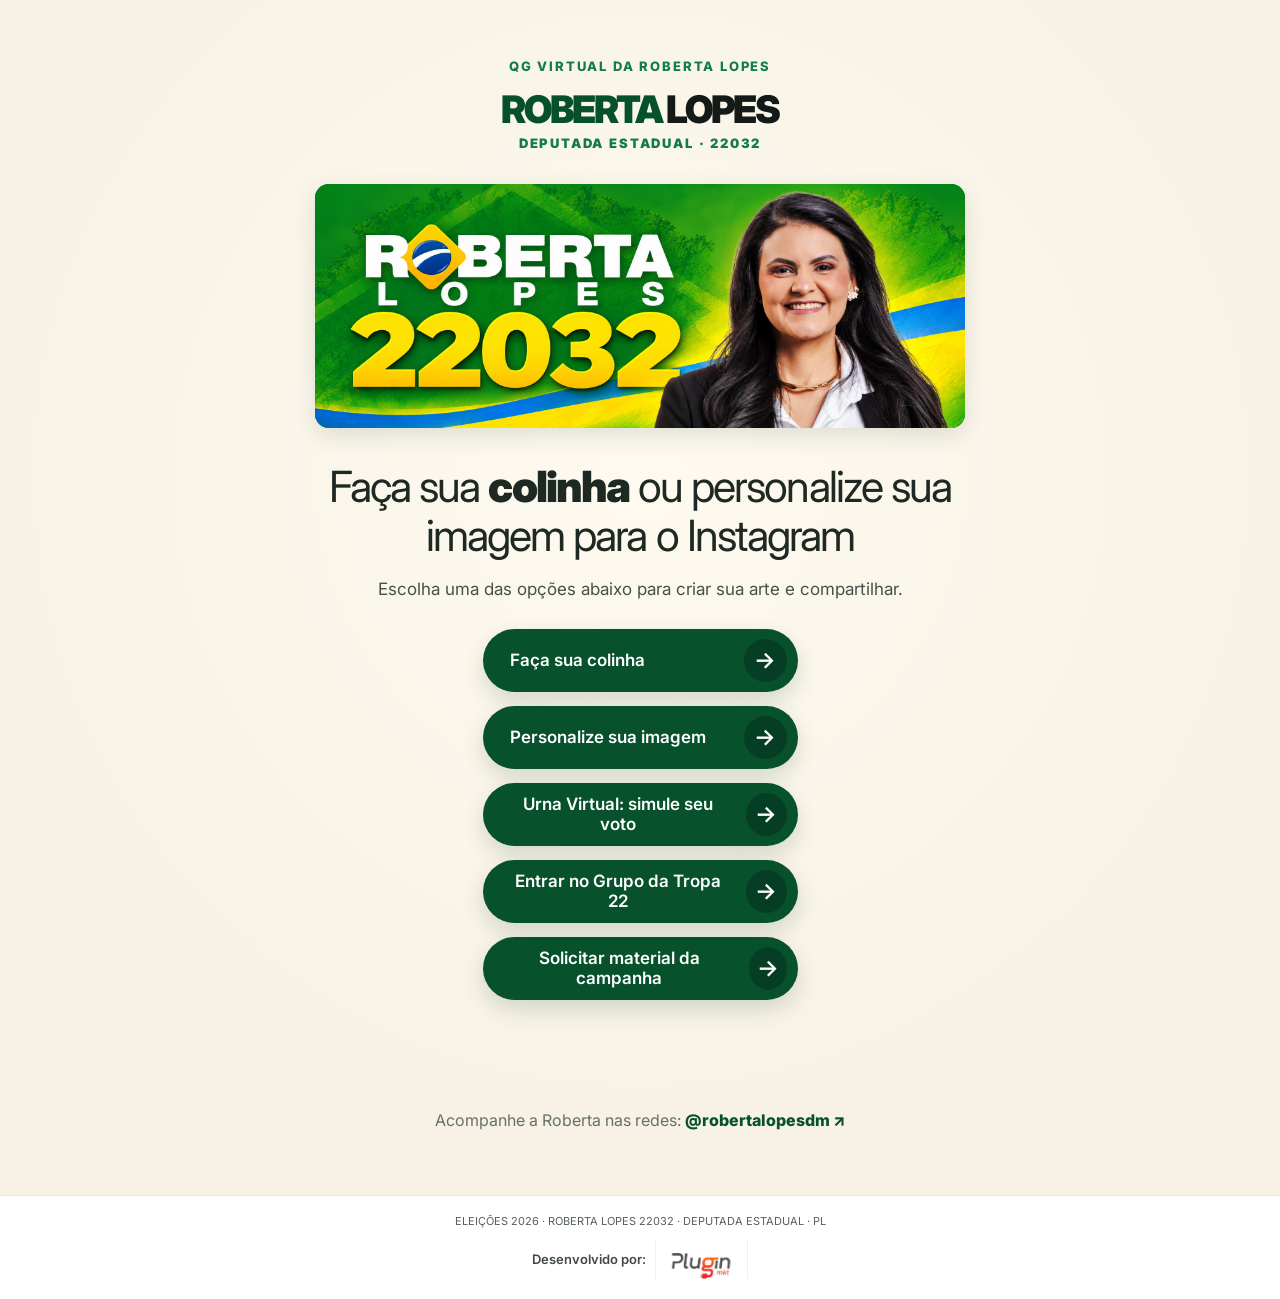
<file: colinha/index.html>
<!doctype html>
<html lang="pt-BR"><head><meta charset="utf-8"><meta name="viewport" content="width=device-width,initial-scale=1"><meta name="theme-color" content="#063f26"><meta name="description" content="Crie sua colinha digital com Roberta Lopes 22032 para deputada estadual em Minas Gerais."><title>Colinha digital · Roberta Lopes 22032</title><link rel="icon" type="image/svg+xml" href="data:image/svg+xml,%3Csvg xmlns='http://www.w3.org/2000/svg' viewBox='0 0 64 64'%3E%3Crect width='64' height='64' rx='13' fill='%23063f26'/%3E%3Ctext x='32' y='43' text-anchor='middle' font-family='Arial' font-weight='900' font-size='27' fill='%23ffda00'%3E22%3C/text%3E%3C/svg%3E"><link rel="stylesheet" href="style.css"></head>
<body><main>
<section class="screen home" id="home-screen" aria-labelledby="home-title"><div class="home-inner"><div class="site-title">QG Virtual da Roberta Lopes</div><div class="brand">ROBERTA <span>LOPES</span><small>DEPUTADA ESTADUAL · 22032</small></div><div class="campaign-banner"><img src="assets/roberta-hero.png" alt="Roberta Lopes em destaque com sua marca e o número 22032"></div><h1 id="home-title">Faça sua <strong>colinha</strong> ou personalize sua imagem para o Instagram</h1><p>Escolha uma das opções abaixo para criar sua arte e compartilhar.</p><div class="home-actions"><button class="cta" id="start-flow">Faça sua colinha <span aria-hidden="true">→</span></button><a class="cta cta-secondary" href="personalizar/">Personalize sua imagem <span aria-hidden="true">→</span></a><a class="cta" href="/urna/#urna">Urna Virtual: simule seu voto <span aria-hidden="true">→</span></a></div><div class="support-actions" aria-label="Ações de apoio à campanha"><a class="cta" href="https://chat.whatsapp.com/L4vstOSj9OYJf4j61Nvpc9" target="_blank" rel="noopener noreferrer">Entrar no Grupo da Tropa 22 <span aria-hidden="true">→</span></a><a class="cta" href="https://wa.me/5532998560022?text=Ol%C3%A1%21%20Gostaria%20de%20solicitar%20material%20da%20campanha." target="_blank" rel="noopener noreferrer">Solicitar material da campanha <span aria-hidden="true">→</span></a></div><div class="social">Acompanhe a Roberta nas redes: <a href="https://www.instagram.com/robertalopesdm/" target="_blank" rel="noopener noreferrer">@robertalopesdm ↗</a></div></div></section>
<section class="screen format-screen" id="format-screen" aria-labelledby="format-title" hidden><div class="step-inner"><h2 id="format-title">Qual formato você deseja?</h2><div class="format-options" role="radiogroup" aria-label="Formato da colinha"><label class="format-card"><input type="radio" name="format" value="retangular" checked><span class="format-preview rect"><i>22</i></span><span><strong>Retangular</strong><small>Ideal para o feed do Instagram, Facebook e WhatsApp.</small></span></label><label class="format-card"><input type="radio" name="format" value="vertical"><span class="format-preview vert"><i>22</i></span><span><strong>Vertical</strong><small>Ideal para stories e status do WhatsApp.</small></span></label></div><button class="cta" id="format-next">Próximo passo <span aria-hidden="true">→</span></button><button class="text-button" id="format-back">Voltar</button></div></section>
<section class="screen candidate-screen" id="candidate-screen" aria-labelledby="candidate-title" hidden><div class="step-inner candidate-inner"><div class="mini-brand">ROBERTA LOPES <b>22032</b></div><h2 id="candidate-title">Escolha seus candidatos</h2><p class="lead">Roberta e Flávio ficam marcados. Os demais candidatos já aparecem sugeridos e você pode alterar cada um.</p><div class="ballot" id="rows" aria-label="Candidatos e números da colinha"></div><button class="cta" id="generate">Confirmar e visualizar <span aria-hidden="true">→</span></button><button class="text-button" id="candidate-back">Voltar</button><p class="note">Confira os números antes de salvar. Para votar, anote sua colinha em papel; celular não entra na cabine.</p></div></section>
<section class="screen result-screen" id="overlay" aria-labelledby="result-title" hidden><div class="step-inner result-inner"><h2 id="result-title">Pronto!</h2><p class="lead">Sua colinha está pronta para baixar.</p><img id="result-img" alt="Prévia da colinha digital com os candidatos escolhidos"><div class="result-actions"><a class="secondary" id="download" href="#" download="colinha-roberta-lopes-22032.png">Baixar imagem</a></div><div class="result-actions subtle"><button class="text-button" id="edit">Editar colinha</button><button class="text-button" id="restart">Criar outra colinha</button></div><div class="result-actions back-to-site"><a class="secondary" href="/">Voltar para o Site</a></div></div></section>
</main><footer><div class="footer-campaign">ELEIÇÕES 2026 · ROBERTA LOPES 22032 · DEPUTADA ESTADUAL · PL</div><div class="footer-credit">Desenvolvido por: <img src="assets/plugin-logo.jpeg" alt="Plugin Marketing"></div></footer><script src="app.js"></script></body></html>
</file>
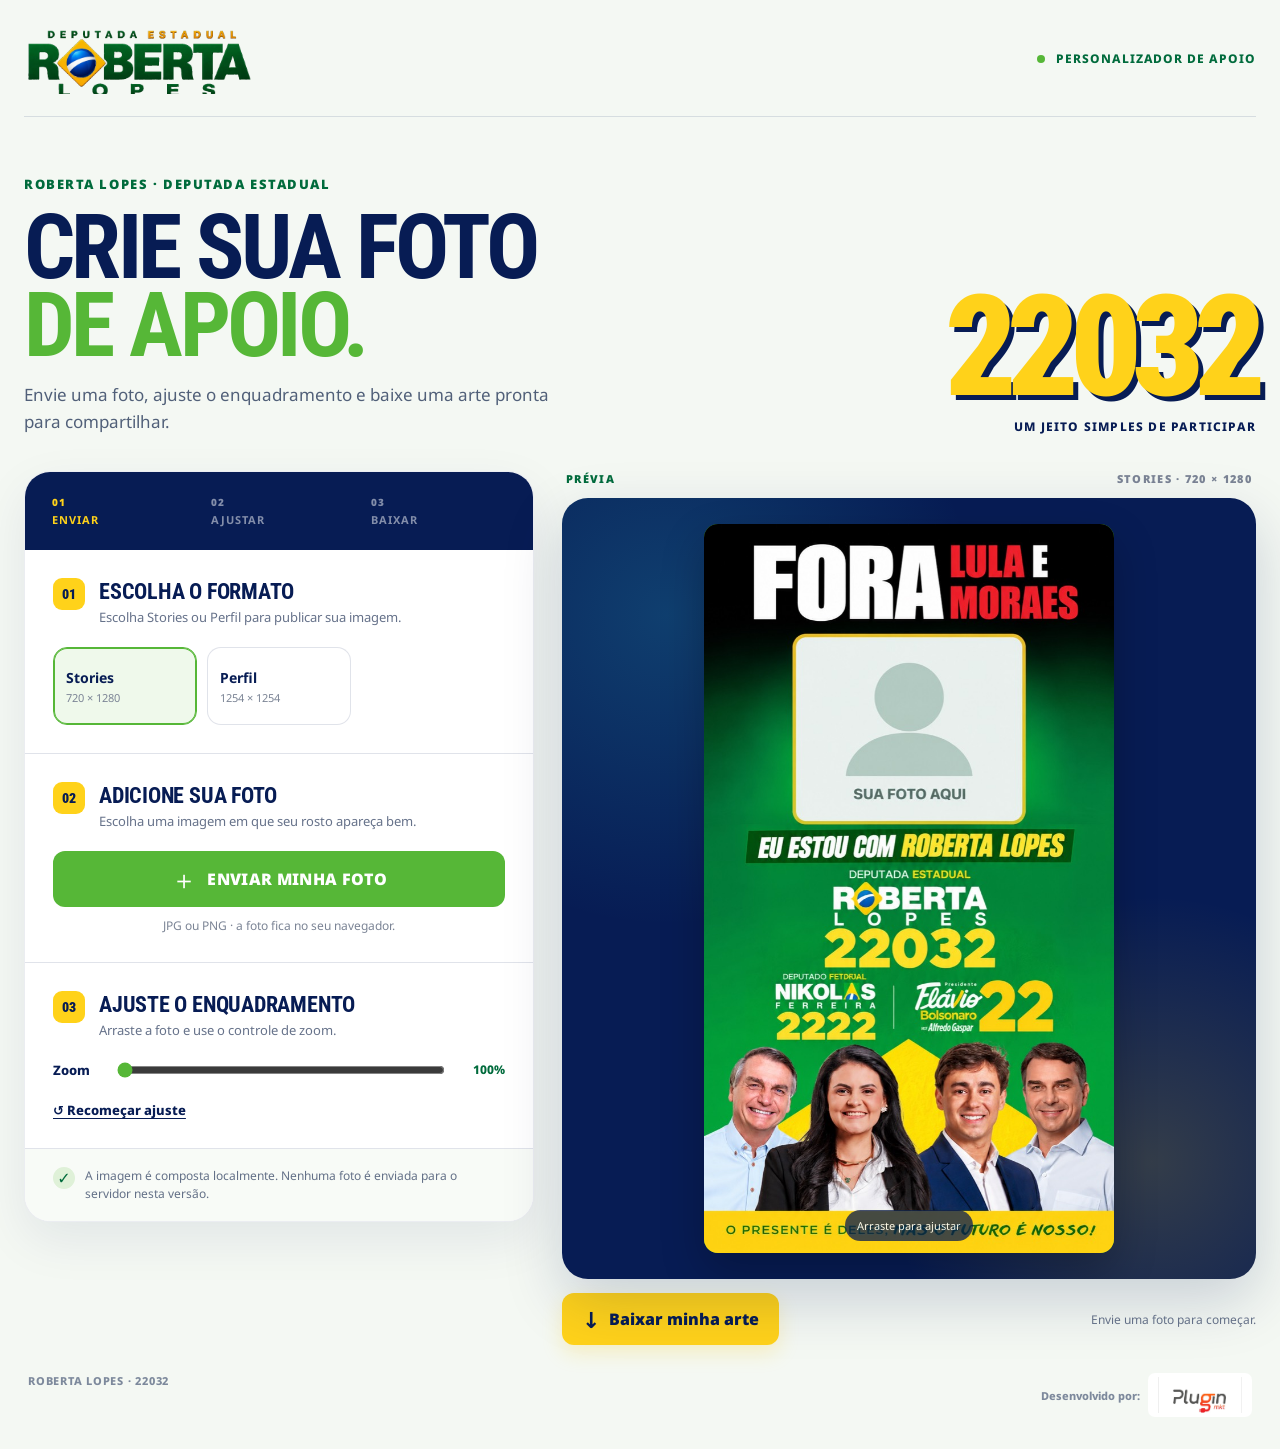
<file: personalizar/index.html>
<!doctype html>
<html lang="pt-BR">
  <head>
    <meta charset="UTF-8" />
    <meta name="viewport" content="width=device-width, initial-scale=1.0" />
    <meta name="theme-color" content="#071c54" />
    <meta name="description" content="Crie sua foto de apoio à campanha da Roberta Lopes em formatos prontos para redes sociais." />
    <title>Foto de apoio | Roberta Lopes 22032</title>
    <link rel="preconnect" href="https://fonts.googleapis.com" />
    <link rel="preconnect" href="https://fonts.gstatic.com" crossorigin />
    <link href="https://fonts.googleapis.com/css2?family=Noto+Sans:wght@400;600;700;800;900&family=Roboto+Condensed:wght@700;800;900&display=swap" rel="stylesheet" />
    <link rel="stylesheet" href="styles.css" />
  </head>
  <body>
    <main class="app-shell">
      <header class="topbar">
        <a class="wordmark" href="./" aria-label="Roberta Lopes 22032">
          <img src="assets/roberta-logo-header.png" alt="Roberta Lopes · Deputada Estadual" />
        </a>
        <div class="topbar-meta"><span class="dot"></span> Personalizador de apoio</div>
      </header>

      <section class="intro">
        <div>
          <p class="eyebrow">ROBERTA LOPES · DEPUTADA ESTADUAL</p>
          <h1>Crie sua foto<br /><span>de apoio.</span></h1>
          <p class="intro-copy">Envie uma foto, ajuste o enquadramento e baixe uma arte pronta para compartilhar.</p>
        </div>
        <div class="number-lockup" aria-label="Número eleitoral 22032"><span>22032</span><small>um jeito simples de participar</small></div>
      </section>

      <section class="workspace" aria-label="Personalizador de foto">
        <div class="controls-card">
          <div class="step-row"><span class="step active">01 <b>ENVIAR</b></span><span class="step">02 <b>AJUSTAR</b></span><span class="step">03 <b>BAIXAR</b></span></div>

          <div class="control-section">
            <div class="section-heading"><span class="section-index">01</span><div><h2>Escolha o formato</h2><p>Escolha Stories ou Perfil para publicar sua imagem.</p></div></div>
            <div class="format-grid" role="group" aria-label="Formato da arte">
              <button class="format-button selected" data-format="story"><strong>Stories</strong><span>720 × 1280</span></button>
              <button class="format-button" data-format="profile"><strong>Perfil</strong><span>1254 × 1254</span></button>
            </div>
          </div>

          <div class="control-section">
            <div class="section-heading"><span class="section-index">02</span><div><h2>Adicione sua foto</h2><p>Escolha uma imagem em que seu rosto apareça bem.</p></div></div>
            <label class="upload-button" for="photo-input"><span class="upload-icon">＋</span><span>Enviar minha foto</span><input id="photo-input" type="file" accept="image/*" /></label>
            <p class="file-note" id="file-note">JPG ou PNG · a foto fica no seu navegador.</p>
          </div>

          <div class="control-section adjustment-section">
            <div class="section-heading"><span class="section-index">03</span><div><h2>Ajuste o enquadramento</h2><p>Arraste a foto e use o controle de zoom.</p></div></div>
            <div class="zoom-row"><label for="zoom">Zoom</label><input id="zoom" type="range" min="1" max="3" step="0.01" value="1" /><output id="zoom-value">100%</output></div>
            <button class="secondary-button" id="reset-button" type="button">↺ Recomeçar ajuste</button>
          </div>

          <div class="privacy-note"><span>✓</span><p>A imagem é composta localmente. Nenhuma foto é enviada para o servidor nesta versão.</p></div>
        </div>

        <div class="preview-column">
          <div class="preview-label"><span>PRÉVIA</span><span id="dimension-label">STORIES · 720 × 1280</span></div>
          <div class="canvas-frame" id="canvas-frame"><canvas id="art-canvas" aria-label="Prévia da foto personalizada"></canvas><div class="drag-hint" id="drag-hint">Arraste para ajustar</div></div>
          <div class="preview-actions"><button class="download-button" id="download-button" type="button"><span>↓</span> Baixar minha arte</button><p id="status" aria-live="polite">Envie uma foto para começar.</p><div class="save-preview" id="save-preview" hidden><p>Se o Safari não salvar automaticamente, toque e segure a imagem abaixo e escolha “Salvar Imagem”.</p><img id="save-preview-image" alt="Arte pronta para salvar" /></div></div>
        </div>
      </section>

      <footer class="footer"><span>ROBERTA LOPES · 22032</span><span class="footer-credit">Desenvolvido por: <img src="assets/plugin-logo.jpg" alt="Plugin Marketing" /></span></footer>
    </main>
    <script src="app.js"></script>
  </body>
</html>
</file>
<file: colinha/style.css>
@import url('https://fonts.googleapis.com/css2?family=Inter:wght@400;500;600;700;800;900&display=swap');
:root{font-family:Inter,Arial,sans-serif;color:#202b24;background:#f7f2e5}*{box-sizing:border-box}body{margin:0;min-height:100vh}button,input{font:inherit}button{cursor:pointer}.screen[hidden]{display:none!important}.screen{min-height:calc(100vh - 75px);padding:58px 20px 65px;display:grid;place-items:center;background:radial-gradient(circle at 50% 40%,#fffaf0 0,#f7f2e5 67%)}.home-inner,.step-inner{width:min(100%,650px);margin:auto;text-align:center}.brand{color:#07502c;font-size:38px;font-weight:900;line-height:.9;letter-spacing:-.06em}.brand span{color:#141a17}.brand small{display:block;color:#137d45;font-size:13px;letter-spacing:.14em;margin-top:12px}.campaign-banner{height:185px;display:flex;justify-content:space-between;overflow:hidden;text-align:left;background:#07512d;border-radius:16px;margin:35px auto 36px;color:white;box-shadow:0 8px 22px #24392a18;position:relative}.campaign-banner>div{z-index:1;padding:20px 30px;display:flex;flex-direction:column}.campaign-banner span{font-size:12px;letter-spacing:.15em;font-weight:800}.campaign-banner strong{font-size:42px;letter-spacing:-.05em;line-height:.92;margin:10px 0 4px}.campaign-banner b{font-size:43px;color:#ffdc00;line-height:1}.campaign-banner img{width:47%;height:100%;object-fit:cover;object-position:center 40%;mask-image:linear-gradient(to right,transparent,#000 35%)}h1,h2{letter-spacing:-.045em;line-height:1.15;color:#1d2922}h1{font-weight:400;font-size:clamp(31px,4vw,43px);margin:0 0 15px}h1 strong{font-weight:900}.home p,.lead{color:#455149;font-size:17px;line-height:1.6;margin:0 auto 26px;max-width:610px}.cta{background:#07512d;color:#fff;border:0;border-radius:40px;min-height:62px;padding:10px 11px 10px 27px;display:inline-flex;align-items:center;justify-content:center;gap:20px;font-size:17px;font-weight:600;box-shadow:0 9px 22px #063d2829}.cta span{display:grid;place-items:center;background:#063e25;border-radius:50%;width:43px;height:43px;font-size:23px}.cta:hover{background:#086e3a}.cta:focus-visible,.text-button:focus-visible,.format-card:focus-within,.digit:focus-visible,.secondary:focus-visible{outline:3px solid #d4a900;outline-offset:3px}.social{margin-top:110px;color:#677069;font-size:16px}.social a{color:#07512d;font-weight:800;text-decoration:none}.step-inner h2{font-size:clamp(29px,4vw,37px);margin:0 0 31px}.format-options{display:grid;gap:14px;text-align:left;margin-bottom:31px}.format-card{background:#fffdf7;border:2px solid #d7dbd2;border-radius:13px;display:flex;align-items:center;gap:22px;min-height:169px;padding:20px 26px;cursor:pointer;position:relative;box-shadow:0 1px 0 #a2ab9e}.format-card:has(input:checked){border:5px solid #078447;padding:17px 23px}.format-card input{position:absolute;opacity:0;width:1px;height:1px}.format-card strong{display:block;color:#07512d;font-size:25px;font-weight:900;margin-bottom:9px}.format-card small{display:block;font-size:16px;color:#47544b;line-height:1.45}.format-preview{flex:none;border-radius:4px;background:linear-gradient(#132c1d 0 24%,#07512d 24% 82%,#ffdc00 82%);width:93px;height:120px;display:flex;align-items:center;justify-content:center;box-shadow:2px 3px 4px #0003}.format-preview.vert{width:82px;height:133px}.format-preview i{font-size:33px;font-weight:900;color:#ffdc00;font-style:normal}.text-button{border:0;background:transparent;color:#07512d;text-decoration:underline;display:block;margin:25px auto 0;padding:6px;font-size:16px}.candidate-screen,.result-screen{align-items:start;padding-top:55px}.candidate-inner{width:min(100%,740px)}.mini-brand{font-size:15px;letter-spacing:.1em;font-weight:900;color:#07512d;margin-bottom:22px}.mini-brand b{background:#ffdc00;border-radius:5px;padding:5px 7px;color:#18231c}.candidate-inner h2{margin-bottom:14px}.candidate-inner .lead{margin-bottom:26px}.ballot{background:#fff;border:1px solid #d7ded7;border-radius:17px;overflow:hidden;text-align:left;box-shadow:0 8px 24px #172e2214;margin-bottom:30px}.row{display:grid;grid-template-columns:56px minmax(0,1fr) auto;align-items:center;gap:14px;padding:13px 17px;min-height:92px;border-top:1px solid #e5ebe5}.row:first-child{border-top:0}.avatar{width:56px;height:56px;background:#e6eee7;border-radius:9px;border:1px solid #aecab8;overflow:hidden;display:grid;place-items:center;color:#819588;font-size:25px}.avatar.sprite{background-repeat:no-repeat;background-size:calc(var(--cols)*100%) calc(var(--rows)*100%);background-position:calc(var(--tx)/max(var(--cols) - 1, 1)*100%) calc(var(--ty)/max(var(--rows) - 1, 1)*100%);font-size:0}.role{color:#007442;font-weight:800;font-size:11px;letter-spacing:.1em}.candidate{font-size:17px;font-weight:800;margin-top:4px}.candidate.empty{font-weight:500;color:#6c766f}.detail{font-size:12px;color:#69736e;margin-top:3px}.digits{display:flex;gap:5px}.digit{width:39px;height:48px;border:1px solid #9aa99e;border-radius:5px;background:#fff;color:#172019;text-align:center;font:800 28px Arial,sans-serif;line-height:1;padding:0;appearance:none;-webkit-appearance:none;-webkit-text-fill-color:#172019;opacity:1;outline:none}.digit.fixed{background:#ffdc00;border-color:#e5bd00;pointer-events:none}.note{color:#5b675f;font-size:13px;line-height:1.5;margin:25px auto;max-width:550px}.result-inner{width:min(100%,680px)}.result-inner h2{margin-bottom:8px}.result-inner .lead{margin-bottom:24px}.result-inner img{display:block;width:min(100%,510px);max-height:70vh;object-fit:contain;margin:0 auto 27px;border-radius:5px;box-shadow:0 8px 26px #19302134}.result-actions{display:flex;justify-content:center;align-items:center;flex-wrap:wrap;gap:12px}.result-actions .text-button{margin:8px 3px}.secondary{border:1px solid #07512d;background:#fffdf7;color:#07512d;text-decoration:none;padding:18px 25px;border-radius:35px;font-weight:700}.open-image{display:block;color:#07512d;margin:12px auto 0;font-size:14px}.save-help{font-size:14px;line-height:1.5;color:#394b40}.subtle{margin-top:10px}footer{text-align:center;background:#0e1d14;color:#c8d4cb;font-size:10px;line-height:1.6;padding:20px 10px;min-height:75px}@media(max-width:650px){.screen{padding:32px 14px 48px}.brand{font-size:32px}.campaign-banner{height:157px;margin:28px auto}.campaign-banner>div{padding:20px}.campaign-banner strong{font-size:35px}.campaign-banner b{font-size:35px}.home p,.lead{font-size:15px}.social{margin-top:70px}.format-card{min-height:135px;padding:15px;gap:16px}.format-card:has(input:checked){padding:12px}.format-card strong{font-size:20px}.format-card small{font-size:14px}.format-preview{width:72px;height:99px}.format-preview.vert{width:63px;height:108px}.candidate-screen{padding-top:35px}.row{grid-template-columns:43px minmax(0,1fr);gap:6px 9px;padding:10px 12px}.avatar{width:43px;height:43px}.role{font-size:10px}.candidate{font-size:15px}.detail{font-size:11px}.digits{grid-column:1/-1;justify-content:flex-end}.digit{width:36px;height:40px;font-size:24px}.ballot{margin-bottom:22px}.result-inner img{max-height:64vh}}
/* Arte principal gerada para a campanha e assinatura da agência. */
.campaign-banner{height:auto;display:block;margin:34px auto 34px;background:#087b37;border-radius:14px;overflow:hidden;box-shadow:0 8px 22px #24392a22}
.campaign-banner img{display:block;width:100%;height:auto;object-fit:unset;object-position:unset;mask-image:none}
footer{background:#fff;color:#56615a;padding:18px 12px 20px;min-height:0;border-top:1px solid #e3e9e1;font-size:11px}
.footer-campaign{line-height:1.4}
.footer-credit{display:flex;align-items:center;justify-content:center;gap:9px;margin-top:10px;font-size:13px;font-weight:600;color:#414a43}
.footer-credit img{display:block;width:93px;height:auto;mix-blend-mode:multiply}
@media(max-width:650px){.campaign-banner{height:auto;margin:26px auto 28px}.campaign-banner img{width:100%;height:auto}.footer-credit img{width:84px}}

/* Colinha 2: números sugeridos em branco, votos fixos em amarelo. */
.row-actions{display:flex;align-items:center;justify-content:flex-end;gap:10px}
.alter-button{border:0;border-radius:10px;background:#006437;color:#fff;font-weight:800;font-size:14px;min-height:44px;padding:0 13px;white-space:nowrap}
.alter-button:hover{background:#07804b}
.alter-button:focus-visible{outline:3px solid #d4a900;outline-offset:3px}
.alter-button[aria-pressed="true"]{background:#194e36}
@media(max-width:650px){.row-actions{grid-column:1/-1}.row-actions .digits{grid-column:auto}}
@media(max-width:370px){.row-actions{gap:6px}.row-actions .digit{width:33px}.alter-button{padding:0 9px}}

/* botao para retornar ao site principal, na tela final da colinha */
.back-to-site{margin-top:28px;padding-top:24px;border-top:1px solid #e5ebe5}

.site-title{color:#137d45;font-size:13px;font-weight:800;letter-spacing:.14em;text-transform:uppercase;margin-bottom:18px}.home-actions,.support-actions{display:grid;gap:14px;justify-items:center;margin-top:14px}.home-actions .cta,.support-actions .cta{width:min(100%,315px);justify-content:space-between;text-decoration:none}.cta{text-decoration:none}
</file>
<file: personalizar/styles.css>
:root {
  --green: #56b737;
  --green-deep: #006b3c;
  --yellow: #ffd21a;
  --navy: #071c54;
  --cyan: #36ddea;
  --paper: #f4f8f3;
  --ink: #101828;
  --line: rgba(7, 28, 84, 0.12);
  font-family: "Noto Sans", system-ui, sans-serif;
  color: var(--navy);
  background: var(--paper);
}

.footer-credit { display: inline-flex; align-items: center; gap: 8px; text-transform: none; letter-spacing: 0; }
.footer-credit img { width: 104px; height: 44px; padding: 4px 9px; border-radius: 7px; background: #fff; object-fit: contain; }

* { box-sizing: border-box; }
body { margin: 0; min-width: 320px; background: var(--paper); }
button, input { font: inherit; }
button { cursor: pointer; }

.app-shell { width: min(1320px, calc(100% - 48px)); margin: 0 auto; padding: 22px 0 32px; }
.topbar { display: flex; justify-content: space-between; align-items: center; padding-bottom: 22px; border-bottom: 1px solid var(--line); }
.wordmark { display: inline-flex; align-items: center; gap: 10px; color: var(--navy); text-decoration: none; letter-spacing: .12em; line-height: .82; }
.wordmark img { display: block; width: min(260px, 55vw); height: auto; max-height: 72px; object-fit: contain; object-position: left center; }
.wordmark strong, .wordmark em { display: block; font-family: "Roboto Condensed", sans-serif; font-style: normal; font-size: 18px; }
.wordmark em { font-size: 13px; margin-top: 5px; letter-spacing: .42em; }
.wordmark-symbol { width: 28px; height: 28px; display: grid; place-items: center; background: var(--yellow); transform: rotate(45deg); border-radius: 6px; }
.wordmark-symbol span { width: 14px; height: 14px; border-radius: 50%; background: var(--navy); display: block; }
.topbar-meta { font-size: 12px; font-weight: 800; letter-spacing: .08em; text-transform: uppercase; color: var(--green-deep); }
.dot { width: 8px; height: 8px; display: inline-block; border-radius: 50%; background: var(--green); margin-right: 7px; }

.intro { display: flex; align-items: end; justify-content: space-between; gap: 24px; padding: 58px 0 36px; }
.eyebrow { margin: 0 0 16px; color: var(--green-deep); font-weight: 900; letter-spacing: .12em; font-size: 13px; }
h1, h2, p { margin-top: 0; }
h1 { margin-bottom: 16px; font-family: "Roboto Condensed", sans-serif; font-size: clamp(54px, 7vw, 96px); line-height: .87; letter-spacing: -.04em; text-transform: uppercase; }
h1 span { color: var(--green); }
.intro-copy { max-width: 550px; margin: 0; color: #516079; font-size: 17px; line-height: 1.6; }
.number-lockup { display: flex; flex-direction: column; align-items: end; color: var(--green-deep); }
.number-lockup span { font-family: "Roboto Condensed", sans-serif; font-size: clamp(70px, 11vw, 150px); line-height: .8; font-weight: 900; letter-spacing: -.07em; color: var(--yellow); text-shadow: 5px 5px 0 var(--navy); }
.number-lockup small { margin-top: 15px; color: var(--navy); font-size: 12px; font-weight: 800; letter-spacing: .1em; text-transform: uppercase; }

.workspace { display: grid; grid-template-columns: minmax(320px, 510px) minmax(320px, 1fr); gap: 28px; align-items: start; }
.controls-card { background: #fff; border: 1px solid rgba(7,28,84,.08); border-radius: 26px; box-shadow: 0 18px 50px rgba(7,28,84,.08); overflow: hidden; }
.step-row { display: grid; grid-template-columns: repeat(3, 1fr); gap: 6px; padding: 16px 18px; background: var(--navy); color: white; }
.step { display: flex; flex-direction: column; gap: 3px; padding: 7px 9px; color: rgba(255,255,255,.5); font-size: 10px; font-weight: 900; letter-spacing: .1em; }
.step b { font-size: 11px; color: inherit; }
.step.active { color: var(--yellow); }
.control-section { padding: 28px; border-bottom: 1px solid var(--line); }
.section-heading { display: flex; gap: 14px; align-items: flex-start; margin-bottom: 20px; }
.section-index { display: grid; place-items: center; flex: 0 0 32px; height: 32px; background: var(--yellow); border-radius: 9px; font-family: "Roboto Condensed", sans-serif; font-weight: 900; font-size: 14px; color: var(--navy); }
.section-heading h2 { margin: 1px 0 4px; font-family: "Roboto Condensed", sans-serif; font-size: 22px; text-transform: uppercase; letter-spacing: -.01em; }
.section-heading p { margin: 0; color: #66728a; font-size: 13px; line-height: 1.45; }
.format-grid { display: grid; grid-template-columns: repeat(3, 1fr); gap: 10px; }
.format-button { display: flex; min-height: 78px; flex-direction: column; justify-content: center; align-items: flex-start; gap: 3px; border: 1px solid var(--line); background: #fff; border-radius: 14px; padding: 12px; color: var(--navy); text-align: left; transition: .2s ease; }
.format-button strong { font-size: 14px; }
.format-button span { font-size: 11px; color: #7b8495; }
.format-button:hover, .format-button.selected { border-color: var(--green); background: #eff9eb; box-shadow: inset 0 0 0 1px var(--green); }
.upload-button { display: flex; align-items: center; justify-content: center; gap: 10px; min-height: 56px; border-radius: 12px; background: var(--green); color: #fff; font-weight: 900; text-transform: uppercase; letter-spacing: .02em; transition: transform .2s ease, background .2s ease; }
.upload-button:hover { background: var(--green-deep); transform: translateY(-1px); }
.upload-button input { display: none; }
.upload-icon { font-size: 26px; line-height: 1; font-weight: 400; }
.file-note { margin: 10px 0 0; color: #7b8495; font-size: 12px; text-align: center; }
.zoom-row { display: grid; grid-template-columns: 50px 1fr 50px; gap: 12px; align-items: center; margin: 4px 0 18px; color: var(--navy); font-weight: 800; font-size: 13px; }
.zoom-row output { text-align: right; color: var(--green-deep); font-size: 12px; }
input[type="range"] { width: 100%; accent-color: var(--green); }
.secondary-button { border: 0; background: transparent; color: var(--navy); padding: 0; font-size: 13px; font-weight: 800; text-decoration: underline; text-underline-offset: 3px; }
.privacy-note { display: flex; gap: 10px; align-items: flex-start; padding: 18px 28px; background: #f8fbf7; }
.privacy-note span { display: grid; place-items: center; flex: 0 0 22px; height: 22px; border-radius: 50%; background: #dff1d8; color: var(--green-deep); font-weight: 900; }
.privacy-note p { margin: 0; color: #637087; font-size: 12px; line-height: 1.5; }

.preview-column { min-width: 0; }
.preview-label { display: flex; justify-content: space-between; padding: 0 4px 12px; font-size: 11px; font-weight: 900; letter-spacing: .12em; color: var(--green-deep); }
.preview-label span:last-child { color: #7b8495; }
.canvas-frame { position: relative; display: grid; place-items: center; min-height: 580px; padding: 26px; border-radius: 26px; background: var(--navy); overflow: hidden; box-shadow: 0 22px 60px rgba(7,28,84,.18); }
.canvas-frame::before { content: ""; position: absolute; inset: 0; background: radial-gradient(circle at 15% 15%, rgba(54,221,234,.18), transparent 35%), radial-gradient(circle at 85% 85%, rgba(255,210,26,.18), transparent 30%); pointer-events: none; }
canvas { position: relative; z-index: 1; display: block; width: min(100%, 410px); height: auto; border-radius: 14px; box-shadow: 0 18px 44px rgba(0,0,0,.24); touch-action: none; background: #56b737; }
.drag-hint { position: absolute; z-index: 2; bottom: 38px; left: 50%; transform: translateX(-50%); pointer-events: none; padding: 8px 12px; border-radius: 999px; background: rgba(7,28,84,.82); color: white; font-size: 11px; opacity: .9; transition: opacity .35s; }
.drag-hint.hidden { opacity: 0; }
.preview-actions { display: flex; align-items: center; justify-content: space-between; gap: 16px; padding-top: 14px; }
.download-button { display: inline-flex; align-items: center; gap: 9px; border: 0; border-radius: 12px; padding: 15px 20px; background: var(--yellow); color: var(--navy); font-weight: 900; box-shadow: 0 8px 20px rgba(255,210,26,.22); }
.download-button:hover { background: #ffdc48; }
.download-button span { font-size: 22px; line-height: .5; }
.preview-actions p { margin: 0; color: #68748a; font-size: 12px; text-align: right; }
.save-preview { width: 100%; margin-top: 10px; padding: 14px; border: 1px solid var(--line); border-radius: 14px; background: #fff; }
.save-preview p { margin: 0 0 10px; color: #526078; font-size: 13px; line-height: 1.45; text-align: left; }
.save-preview img { display: block; width: min(100%, 230px); height: auto; margin: 0 auto; border-radius: 10px; -webkit-touch-callout: default; }
.footer { display: flex; justify-content: space-between; gap: 16px; padding: 28px 4px 0; color: #7d899c; font-size: 11px; font-weight: 800; letter-spacing: .07em; text-transform: uppercase; }

@media (max-width: 900px) {
  .intro { align-items: flex-start; flex-direction: column; }
  .number-lockup { align-items: flex-start; }
  .workspace { grid-template-columns: 1fr; }
  .preview-column { order: -1; }
  .canvas-frame { min-height: 480px; }
}
@media (max-width: 560px) {
  .app-shell { width: min(100% - 28px, 1320px); padding-top: 14px; }
  .topbar-meta { display: none; }
  .intro { padding: 42px 0 28px; }
  h1 { font-size: 62px; }
  .number-lockup span { font-size: 92px; }
  .control-section { padding: 22px; }
  .privacy-note { padding: 16px 22px; }
  .format-grid { grid-template-columns: 1fr; }
  .format-button { min-height: 58px; }
  .canvas-frame { min-height: 420px; padding: 14px; border-radius: 20px; }
  .preview-actions, .footer { align-items: flex-start; flex-direction: column; }
  .preview-actions p { text-align: left; }
}
</file>
